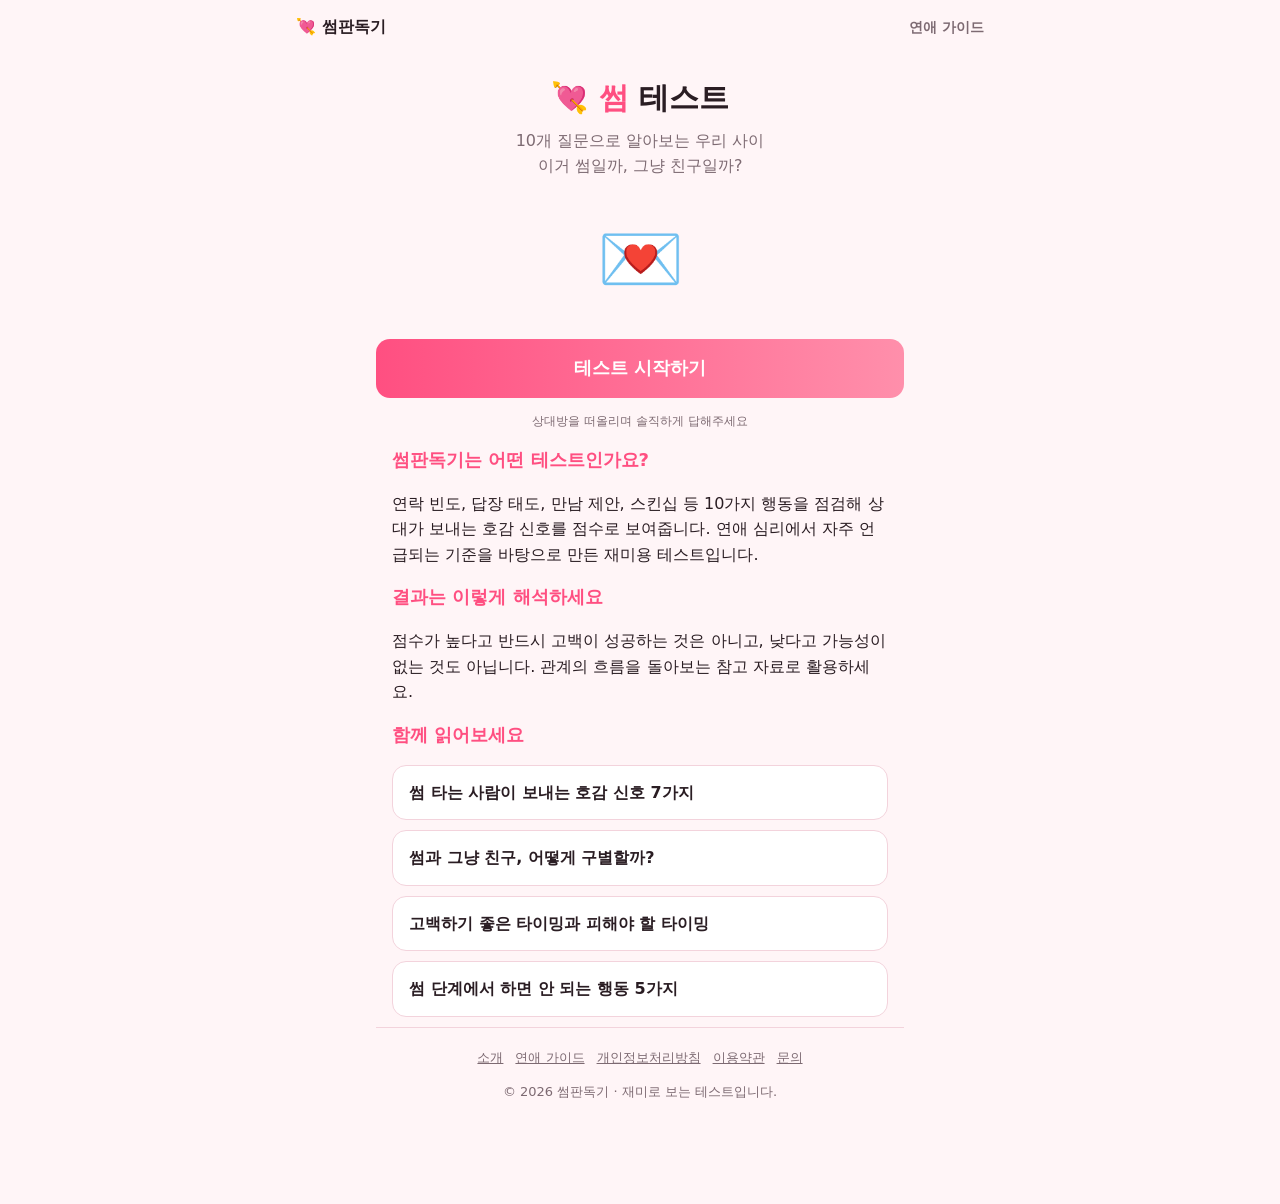
<file: index.html>
<!DOCTYPE html>
<html lang="ko">
<head>
  <script async src="https://pagead2.googlesyndication.com/pagead/js/adsbygoogle.js?client=ca-pub-3201432267647666"
     crossorigin="anonymous"></script>
<meta charset="utf-8">
<meta name="viewport" content="width=device-width, initial-scale=1, viewport-fit=cover">
<title>썸판독기 – 이거 썸일까? 10문항 썸 테스트</title><meta name="description" content="10개 질문으로 알아보는 썸 지수 테스트와 연애 가이드"><link rel="stylesheet" href="style.css">
<style>
:root{--bg:#fff5f7;--card:#fff;--tx:#2a1d23;--sub:#7d6a72;--pk:#ff4f81;--pk2:#ff8fab;--bd:#f3d3dc;
box-sizing:border-box;padding-top:env(safe-area-inset-top,0px);padding-bottom:env(safe-area-inset-bottom,0px)}
@media (prefers-color-scheme:dark){:root:not([data-theme="light"]){--bg:#1b1217;--card:#271a21;--tx:#f7e9ee;--sub:#b79ba6;--bd:#43303a}}
:root[data-theme="dark"]{--bg:#1b1217;--card:#271a21;--tx:#f7e9ee;--sub:#b79ba6;--bd:#43303a}
html{scroll-padding-top:env(safe-area-inset-top,0px)}
*{box-sizing:border-box}
body{margin:0;background:var(--bg);color:var(--tx);font-family:"Pretendard","Apple SD Gothic Neo","Noto Sans KR",system-ui,sans-serif;line-height:1.6}
.w{max-width:560px;margin:0 auto;padding:24px 16px 48px;text-align:center}
h1{font-size:30px;margin:20px 0 6px}h1 span{color:var(--pk)}
.sb{color:var(--sub);margin:0 0 24px}
.card{background:var(--card);border:1px solid var(--bd);border-radius:20px;padding:20px;margin-bottom:14px;text-align:left}
button{border:0;border-radius:14px;padding:15px;font:inherit;font-weight:800;cursor:pointer;width:100%}
.go{background:linear-gradient(90deg,var(--pk),var(--pk2));color:#fff;font-size:18px}
.opt{background:var(--bg);color:var(--tx);border:1px solid var(--bd);margin-top:10px;font-weight:600;text-align:left}
.opt:active{border-color:var(--pk)}
.prog{height:8px;background:var(--bd);border-radius:99px;overflow:hidden;margin-bottom:6px}
.prog i{display:block;height:100%;width:0;background:var(--pk);transition:width .3s}
.cnt{font-size:13px;color:var(--sub);margin-bottom:10px}
.q{font-size:20px;font-weight:800;margin:8px 0}
.big{font-size:60px;font-weight:900;color:var(--pk);text-align:center;line-height:1.1}
.vd{text-align:center;font-size:22px;font-weight:800;margin:6px 0}
.ds{text-align:center;color:var(--sub)}
.meter{height:16px;border-radius:99px;background:var(--bd);overflow:hidden;margin:12px 0}
.meter i{display:block;height:100%;width:0;background:linear-gradient(90deg,var(--pk2),var(--pk));transition:width .9s}
.ghost{background:var(--bg);color:var(--sub);border:1px solid var(--bd);font-weight:600;margin-top:10px}
.ad{border:1px dashed var(--bd);color:var(--sub);font-size:12px;padding:22px 8px;border-radius:12px;margin-bottom:14px}
.pre{background:linear-gradient(135deg,#ff4f81,#9b5cff);color:#fff;border-radius:18px;padding:16px;margin-top:14px;text-align:left}
.pre a{display:inline-block;margin-top:10px;background:#fff;color:#c0225a;padding:10px 16px;border-radius:12px;text-decoration:none;font-weight:800}
.note{font-size:12px;color:var(--sub)}
.hide{display:none}
body{padding:0}.w{padding-top:0}.nv{display:flex;gap:10px;margin-top:16px}.nv button{margin:0;font-size:16px}.opt.sel{border-color:var(--pk);background:var(--card);box-shadow:0 0 0 2px var(--pk) inset}button:disabled{opacity:.35;cursor:not-allowed}</style>
</head>
<body>
<div class="nav"><a href="index.html">💘 썸판독기</a><a href="articles.html">연애 가이드</a></div><div class="w">
  <div id="s0">
    <h1>💘 <span>썸</span> 테스트</h1>
    <p class="sb">10개 질문으로 알아보는 우리 사이<br>이거 썸일까, 그냥 친구일까?</p>
    <div style="font-size:70px;margin:10px 0 24px">💌</div>
    <button class="go" id="start">테스트 시작하기</button>
    <p class="note" style="margin-top:14px">상대방을 떠올리며 솔직하게 답해주세요</p>
  </div>

  <div id="s1" class="hide">
    <div class="card">
      <div class="prog"><i id="pb"></i></div>
      <div class="cnt" id="cn"></div>
      <div class="q" id="qt"></div>
      <div id="ops"></div><div class="nv"><button class="ghost" id="pv">← 이전</button><button class="go" id="nx">다음 →</button></div>
    </div>
  </div>

  <div id="s2" class="hide">
    <div class="card">
      <div class="ds">우리 사이 썸 지수</div>
      <div class="big" id="sc"></div>
      <div class="meter"><i id="bar"></i></div>
      <div class="vd" id="vd"></div>
      <p class="ds" id="ds"></p>
      <button class="go" id="share" style="margin-top:12px">결과 공유하기 📋</button>
      <button class="ghost" id="again">다시 테스트하기</button>
    </div>
    
  
</div>

<div class="info"><h2>썸판독기는 어떤 테스트인가요?</h2><p>연락 빈도, 답장 태도, 만남 제안, 스킨십 등 10가지 행동을 점검해 상대가 보내는 호감 신호를 점수로 보여줍니다. 연애 심리에서 자주 언급되는 기준을 바탕으로 만든 재미용 테스트입니다.</p><h2>결과는 이렇게 해석하세요</h2><p>점수가 높다고 반드시 고백이 성공하는 것은 아니고, 낮다고 가능성이 없는 것도 아닙니다. 관계의 흐름을 돌아보는 참고 자료로 활용하세요.</p><h2>함께 읽어보세요</h2><div class="lst"><a href="signals.html">썸 타는 사람이 보내는 호감 신호 7가지</a><a href="friend-or-ssom.html">썸과 그냥 친구, 어떻게 구별할까?</a><a href="timing.html">고백하기 좋은 타이밍과 피해야 할 타이밍</a><a href="dont.html">썸 단계에서 하면 안 되는 행동 5가지</a></div></div><footer><a href="about.html">소개</a><a href="articles.html">연애 가이드</a><a href="privacy.html">개인정보처리방침</a><a href="terms.html">이용약관</a><a href="contact.html">문의</a><p>© 2026 썸판독기 · 재미로 보는 테스트입니다.</p></footer><script>
const $=id=>document.getElementById(id);

const Q=[
["연락은 보통 누가 먼저 하나요?",["상대가 먼저 할 때가 많아요","반반이에요","거의 내가 먼저 해요"]],
["내 메시지에 대한 답장은?",["빠르고 길게 답해줘요","보통이에요","느리고 짧아요"]],
["대화가 끝날 때쯤이면?",["상대가 새 주제를 꺼내서 이어가요","자연스럽게 마무리돼요","내가 안 하면 대화가 끊겨요"]],
["둘이 만나자는 제안은?",["상대가 먼저 구체적으로 말해요","내가 말하면 응해줘요","자꾸 미루거나 핑계를 대요"]],
["밤 늦게 연락하거나 잘 자라는 인사를 하나요?",["자주 해요","가끔 해요","거의 없어요"]],
["내가 했던 사소한 이야기를?",["기억하고 먼저 물어봐요","가끔 기억해요","기억 못 해요"]],
["둘이 있을 때 거리감은?",["가깝고 자연스러운 스킨십이 있어요","보통이에요","일정한 거리를 둬요"]],
["내가 다른 이성 이야기를 하면?",["은근히 신경 쓰거나 질투해요","별 반응이 없어요","편하게 연애 상담을 해요"]],
["주변 친구들은 우리를 뭐라고 하나요?",["썸 아니냐고 해요","반반이에요","그냥 친구라고 해요"]],
["호감 표현은?",["직접적으로 칭찬하고 표현해요","가끔 돌려서 말해요","거의 없어요"]]
];
const R=[
[0,"🧊 철벽 친구 사이","지금은 친구 이상의 신호가 거의 없어요. 하지만 아직 포기하긴 일러요. 천천히 더 친해져 봐요!"],
[15,"👫 편한 친구 사이","편하게 잘 지내는 사이예요. 호감이 숨어 있을지도 몰라요. 둘만의 약속을 한번 잡아보세요."],
[30,"🌱 싹트는 중","아직 확신하긴 이르지만 마음이 조금씩 자라는 중일 수 있어요. 연락을 살짝 늘려보세요."],
[45,"🤔 애매한 사이","호감이 있는 듯 없는 듯 아슬아슬해요. 가볍게 데이트 느낌의 제안을 던져 반응을 살펴보세요."],
[60,"💗 썸 기류 감지!","분위기가 심상치 않아요. 상대도 당신을 의식하고 있을 가능성이 커요!"],
[75,"💕 썸 확률 높음!","좋은 신호가 정말 많아요. 분위기 좋을 때 한 발 다가가 보세요."],
[90,"🔥 거의 확실한 썸!","이 정도면 확실해요. 고백할 타이밍을 슬슬 재보세요. 조금만 용기를 내봐요!"],
[100,"💘 100점! 바로 고백하세요!","100점이 나왔어요! 상대도 당신을 좋아하고 있을지도 몰라요. 더 미루지 말고 마음을 전해보세요!"]
];
let i=0,ans=[],last=null;
const show=id=>["s0","s1","s2"].forEach(x=>$(x).classList.toggle("hide",x!==id));
function render(){
 $("pb").style.width=(i/Q.length*100)+"%";
 $("cn").textContent=(i+1)+" / "+Q.length;
 $("qt").textContent=Q[i][0];
 const o=$("ops");o.innerHTML="";
 Q[i][1].forEach((t,k)=>{const b=document.createElement("button");b.className="opt"+(ans[i]===k?" sel":"");b.textContent=t;b.onclick=()=>{ans[i]=k;render()};o.appendChild(b)});
 $("pv").disabled=i===0;
 $("nx").disabled=ans[i]===undefined;
 $("nx").textContent=i===Q.length-1?"결과 보기 💘":"다음 →";
}
$("pv").onclick=()=>{if(i>0){i--;render()}};
$("nx").onclick=()=>{if(ans[i]===undefined)return;if(i<Q.length-1){i++;render()}else finish()};
function finish(){
 const score=ans.reduce((s,k)=>s+(2-k),0);
 const pct=Math.round(score/(Q.length*2)*100);
 let r=R[0];R.forEach(x=>{if(pct>=x[0])r=x});
 last="💘 나의 썸 지수 "+pct+"% – "+r[1]+"\n"+r[2]+"\n\n👇 너도 썸 테스트 해봐!\n"+location.href;
 $("sc").textContent=pct+"%";$("vd").textContent=r[1];$("ds").textContent=r[2];
 show("s2");
 requestAnimationFrame(()=>{$("bar").style.width=pct+"%"});
}
$("start").onclick=()=>{i=0;ans=[];show("s1");render()};
$("again").onclick=()=>{$("bar").style.width="0";show("s0")};
$("share").onclick=async()=>{
  try{
    await navigator.clipboard.writeText(last);
    $("share").textContent="링크 & 결과 복사 완료! ✅";
    setTimeout(()=>{$("share").textContent="결과 공유하기 📋"}, 2000);
  }catch(e){
    $("share").textContent=last;
  }
};
</script>
</body>
</html>
</file>
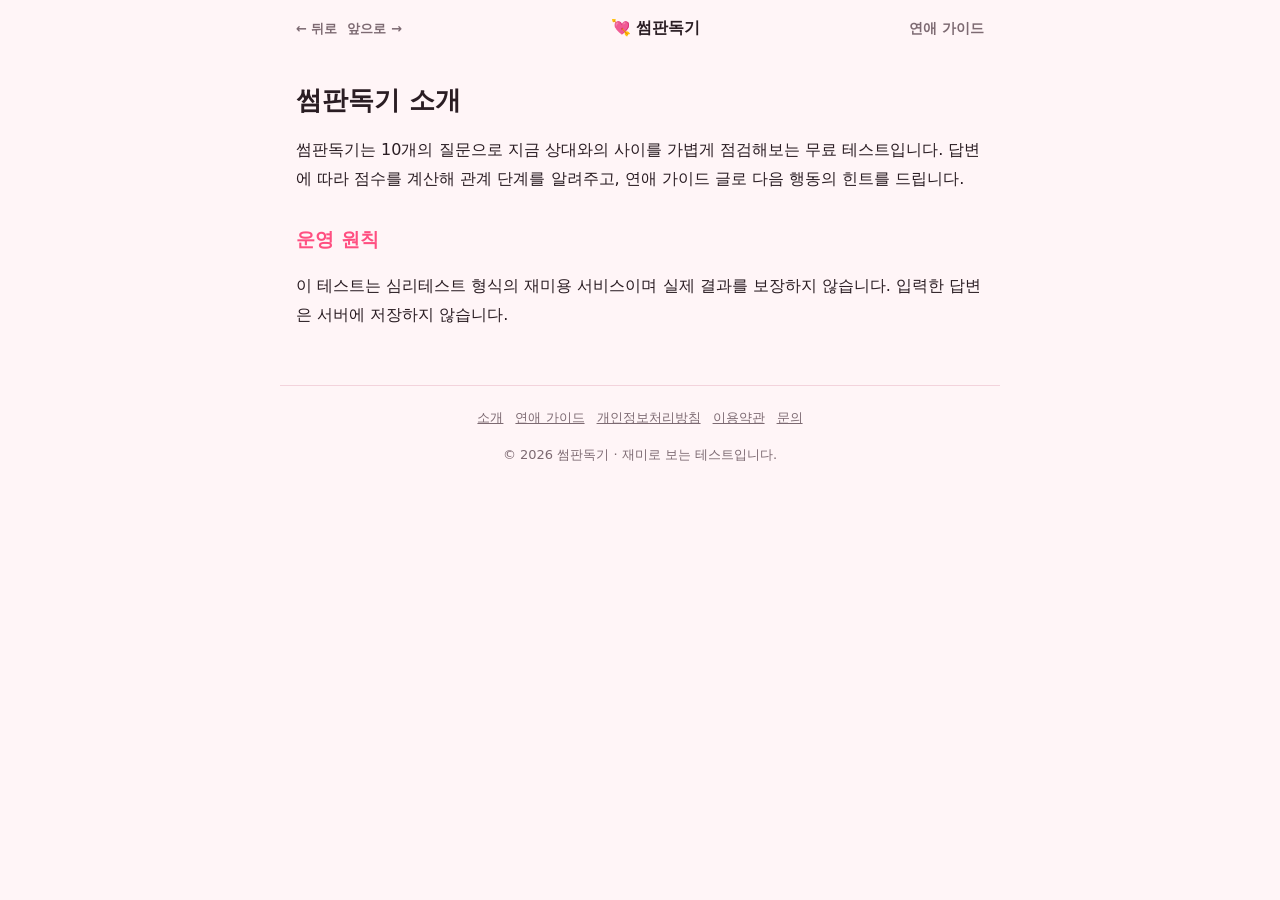
<file: about.html>
<!DOCTYPE html><html lang="ko"><head><meta charset="utf-8"><meta name="viewport" content="width=device-width,initial-scale=1"><title>소개 – 썸판독기</title><meta name="description" content="소개"><link rel="stylesheet" href="style.css"></head><body><div class="nav"><span class="bf"><a href="#" onclick="history.back();return false" title="뒤로">← 뒤로</a><a href="#" onclick="history.forward();return false" title="앞으로">앞으로 →</a></span><a href="index.html">💘 썸판독기</a><a href="articles.html">연애 가이드</a></div><main class="p"><h1>썸판독기 소개</h1><p>썸판독기는 10개의 질문으로 지금 상대와의 사이를 가볍게 점검해보는 무료 테스트입니다. 답변에 따라 점수를 계산해 관계 단계를 알려주고, 연애 가이드 글로 다음 행동의 힌트를 드립니다.</p><h2>운영 원칙</h2><p>이 테스트는 심리테스트 형식의 재미용 서비스이며 실제 결과를 보장하지 않습니다. 입력한 답변은 서버에 저장하지 않습니다.</p></main><footer><a href="about.html">소개</a><a href="articles.html">연애 가이드</a><a href="privacy.html">개인정보처리방침</a><a href="terms.html">이용약관</a><a href="contact.html">문의</a><p>© 2026 썸판독기 · 재미로 보는 테스트입니다.</p></footer></body></html>
</file>
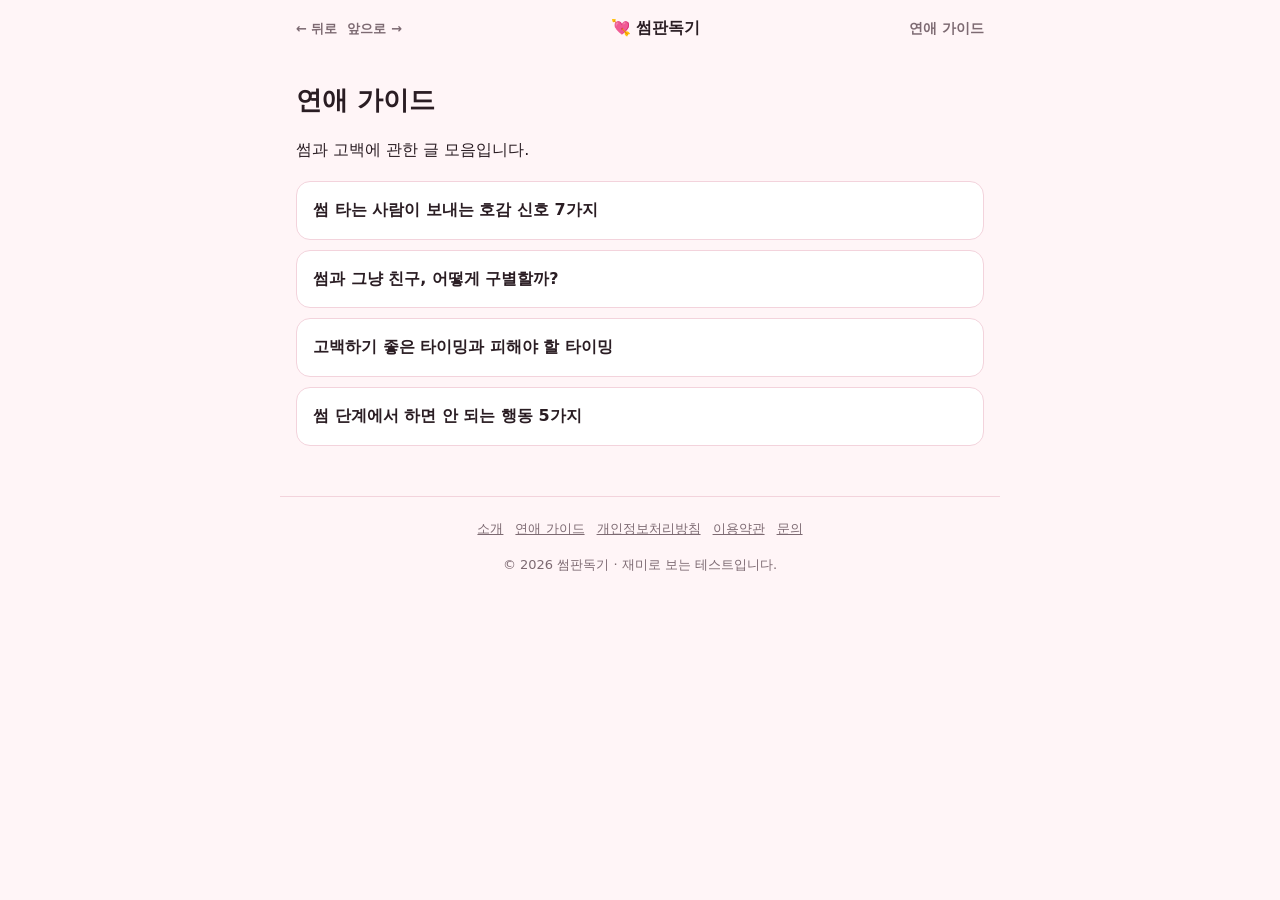
<file: articles.html>
<!DOCTYPE html><html lang="ko"><head><meta charset="utf-8"><meta name="viewport" content="width=device-width,initial-scale=1"><title>연애 가이드 – 썸판독기</title><meta name="description" content="연애 가이드"><link rel="stylesheet" href="style.css"></head><body><div class="nav"><span class="bf"><a href="#" onclick="history.back();return false" title="뒤로">← 뒤로</a><a href="#" onclick="history.forward();return false" title="앞으로">앞으로 →</a></span><a href="index.html">💘 썸판독기</a><a href="articles.html">연애 가이드</a></div><main class="p"><h1>연애 가이드</h1><p>썸과 고백에 관한 글 모음입니다.</p><div class="lst"><a href="signals.html">썸 타는 사람이 보내는 호감 신호 7가지</a><a href="friend-or-ssom.html">썸과 그냥 친구, 어떻게 구별할까?</a><a href="timing.html">고백하기 좋은 타이밍과 피해야 할 타이밍</a><a href="dont.html">썸 단계에서 하면 안 되는 행동 5가지</a></div></main><footer><a href="about.html">소개</a><a href="articles.html">연애 가이드</a><a href="privacy.html">개인정보처리방침</a><a href="terms.html">이용약관</a><a href="contact.html">문의</a><p>© 2026 썸판독기 · 재미로 보는 테스트입니다.</p></footer></body></html>
</file>
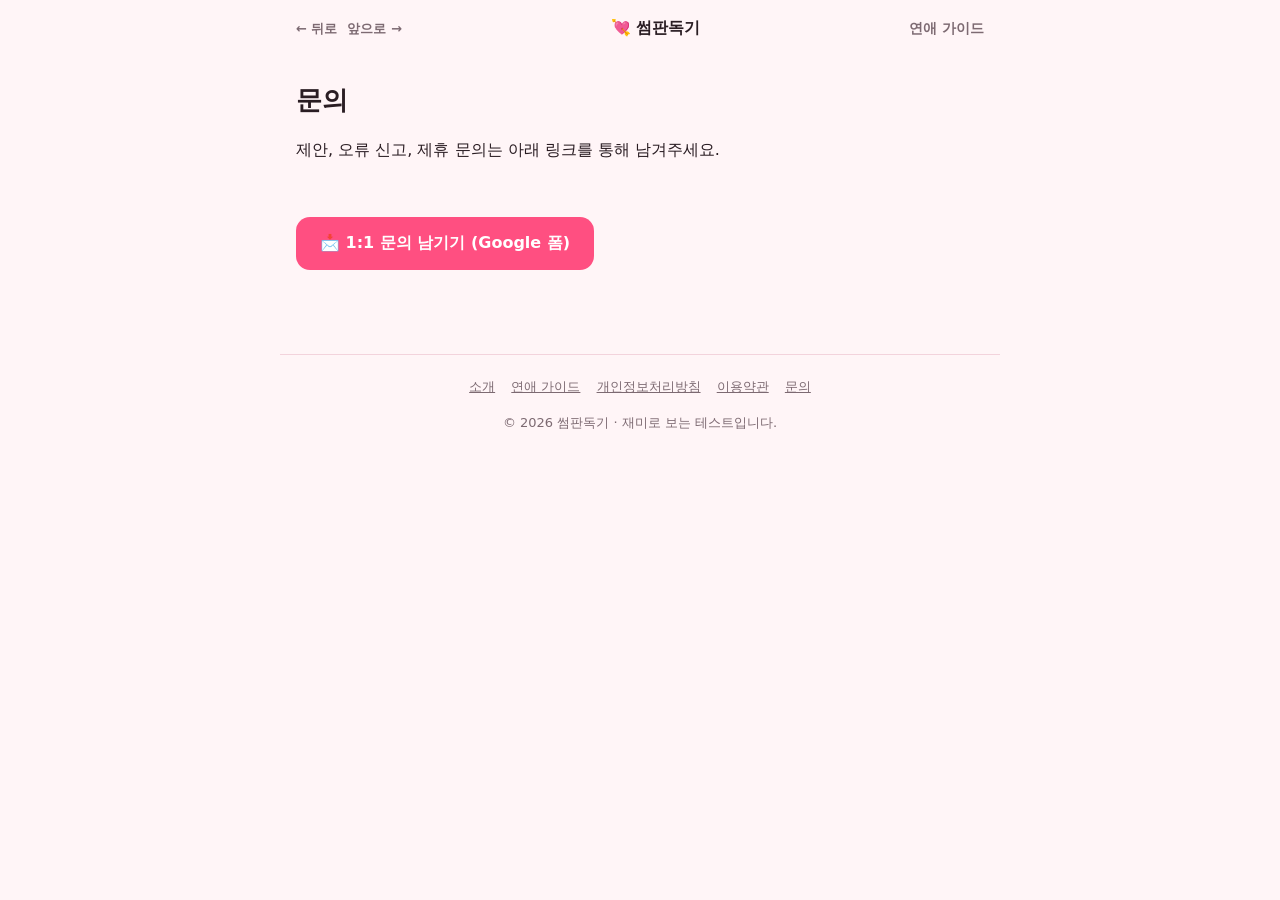
<file: contact.html>
<!DOCTYPE html>
<html lang="ko">
<head>
<meta charset="utf-8">
<meta name="viewport" content="width=device-width,initial-scale=1">
<title>문의 – 썸판독기</title>
<meta name="description" content="문의">
<link rel="stylesheet" href="style.css">
</head>
<body>
<div class="nav">
  <span class="bf">
    <a href="#" onclick="history.back();return false" title="뒤로">← 뒤로</a>
    <a href="#" onclick="history.forward();return false" title="앞으로">앞으로 →</a>
  </span>
  <a href="index.html">💘 썸판독기</a>
  <a href="articles.html">연애 가이드</a>
</div>
<main class="p">
  <h1>문의</h1>
  <p>제안, 오류 신고, 제휴 문의는 아래 링크를 통해 남겨주세요.</p>
  <p style="margin-top: 24px;">
    <a class="cta" href="https://forms.gle/59KcgjjZeSvB26tf6" target="_blank" style="display:inline-block; padding:12px 24px; text-decoration:none;">📩 1:1 문의 남기기 (Google 폼)</a>
  </p>
</main>
<footer>
  <a href="about.html">소개</a>
  <a href="articles.html">연애 가이드</a>
  <a href="privacy.html">개인정보처리방침</a>
  <a href="terms.html">이용약관</a>
  <a href="contact.html">문의</a>
  <p>© 2026 썸판독기 · 재미로 보는 테스트입니다.</p>
</footer>
</body>
</html>
</file>
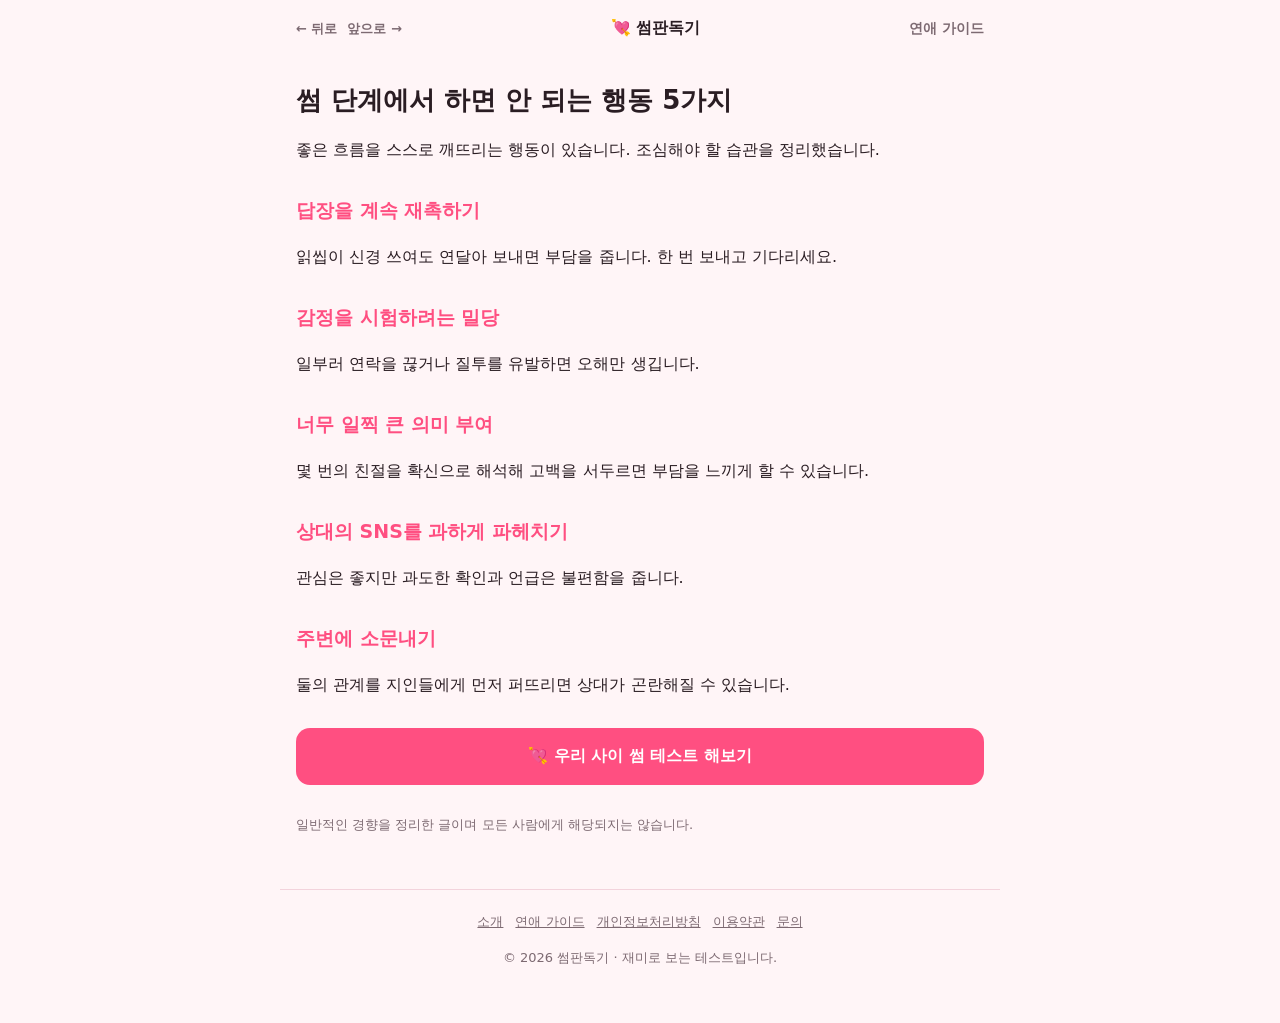
<file: dont.html>
<!DOCTYPE html><html lang="ko"><head><meta charset="utf-8"><meta name="viewport" content="width=device-width,initial-scale=1"><title>썸 단계에서 하면 안 되는 행동 5가지 – 썸판독기</title><meta name="description" content="좋은 흐름을 스스로 깨뜨리는 행동이 있습니다. 조심해야 할 습관을 정리했습니다."><link rel="stylesheet" href="style.css"></head><body><div class="nav"><span class="bf"><a href="#" onclick="history.back();return false" title="뒤로">← 뒤로</a><a href="#" onclick="history.forward();return false" title="앞으로">앞으로 →</a></span><a href="index.html">💘 썸판독기</a><a href="articles.html">연애 가이드</a></div><main class="p"><h1>썸 단계에서 하면 안 되는 행동 5가지</h1><p>좋은 흐름을 스스로 깨뜨리는 행동이 있습니다. 조심해야 할 습관을 정리했습니다.</p><h2>답장을 계속 재촉하기</h2><p>읽씹이 신경 쓰여도 연달아 보내면 부담을 줍니다. 한 번 보내고 기다리세요.</p><h2>감정을 시험하려는 밀당</h2><p>일부러 연락을 끊거나 질투를 유발하면 오해만 생깁니다.</p><h2>너무 일찍 큰 의미 부여</h2><p>몇 번의 친절을 확신으로 해석해 고백을 서두르면 부담을 느끼게 할 수 있습니다.</p><h2>상대의 SNS를 과하게 파헤치기</h2><p>관심은 좋지만 과도한 확인과 언급은 불편함을 줍니다.</p><h2>주변에 소문내기</h2><p>둘의 관계를 지인들에게 먼저 퍼뜨리면 상대가 곤란해질 수 있습니다.</p><a class="cta" href="index.html">💘 우리 사이 썸 테스트 해보기</a><p style="font-size:13px;color:var(--sub)">일반적인 경향을 정리한 글이며 모든 사람에게 해당되지는 않습니다.</p></main><footer><a href="about.html">소개</a><a href="articles.html">연애 가이드</a><a href="privacy.html">개인정보처리방침</a><a href="terms.html">이용약관</a><a href="contact.html">문의</a><p>© 2026 썸판독기 · 재미로 보는 테스트입니다.</p></footer></body></html>
</file>
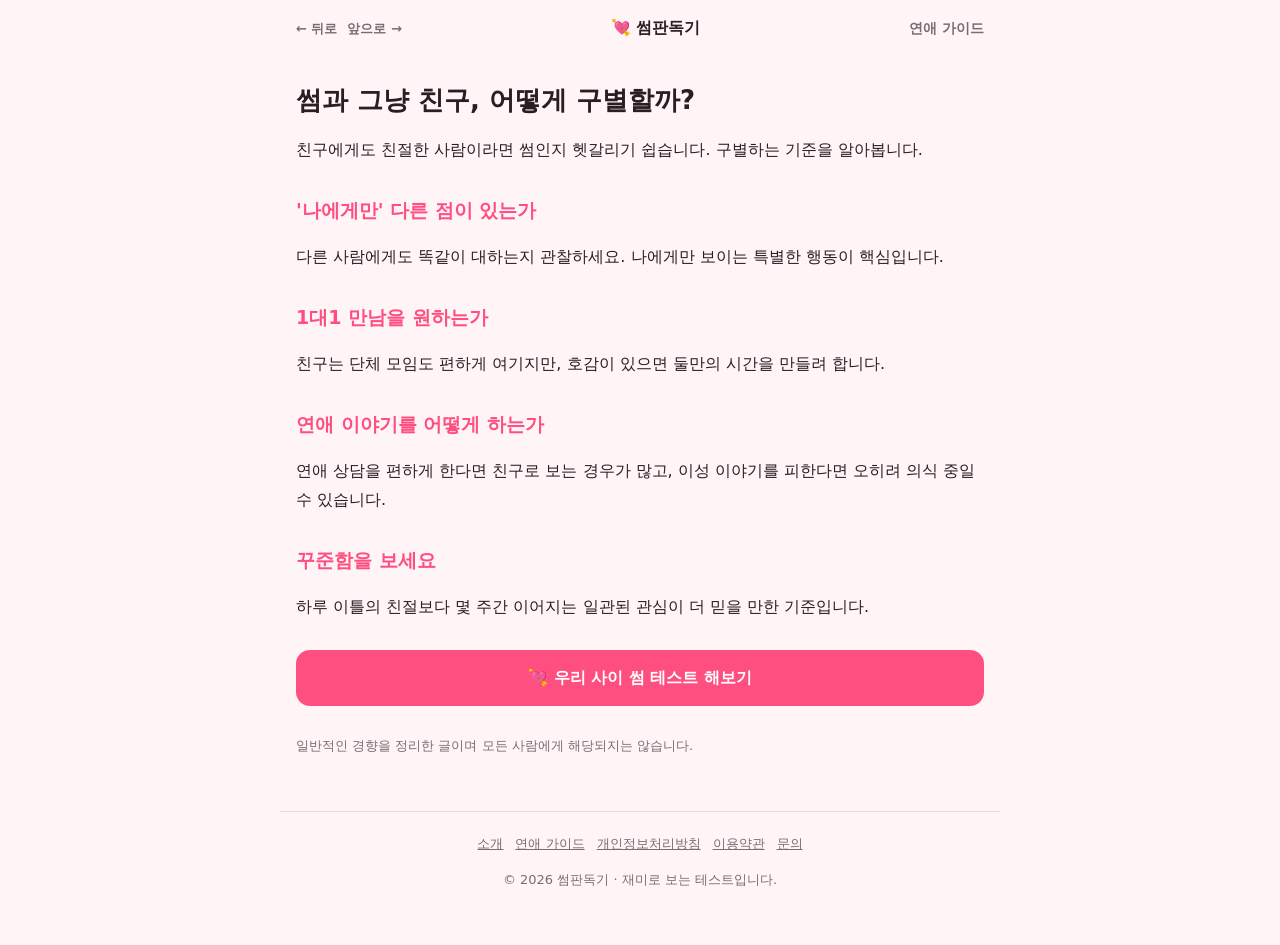
<file: friend-or-ssom.html>
<!DOCTYPE html><html lang="ko"><head><meta charset="utf-8"><meta name="viewport" content="width=device-width,initial-scale=1"><title>썸과 그냥 친구, 어떻게 구별할까? – 썸판독기</title><meta name="description" content="친구에게도 친절한 사람이라면 썸인지 헷갈리기 쉽습니다. 구별하는 기준을 알아봅니다."><link rel="stylesheet" href="style.css"></head><body><div class="nav"><span class="bf"><a href="#" onclick="history.back();return false" title="뒤로">← 뒤로</a><a href="#" onclick="history.forward();return false" title="앞으로">앞으로 →</a></span><a href="index.html">💘 썸판독기</a><a href="articles.html">연애 가이드</a></div><main class="p"><h1>썸과 그냥 친구, 어떻게 구별할까?</h1><p>친구에게도 친절한 사람이라면 썸인지 헷갈리기 쉽습니다. 구별하는 기준을 알아봅니다.</p><h2>'나에게만' 다른 점이 있는가</h2><p>다른 사람에게도 똑같이 대하는지 관찰하세요. 나에게만 보이는 특별한 행동이 핵심입니다.</p><h2>1대1 만남을 원하는가</h2><p>친구는 단체 모임도 편하게 여기지만, 호감이 있으면 둘만의 시간을 만들려 합니다.</p><h2>연애 이야기를 어떻게 하는가</h2><p>연애 상담을 편하게 한다면 친구로 보는 경우가 많고, 이성 이야기를 피한다면 오히려 의식 중일 수 있습니다.</p><h2>꾸준함을 보세요</h2><p>하루 이틀의 친절보다 몇 주간 이어지는 일관된 관심이 더 믿을 만한 기준입니다.</p><a class="cta" href="index.html">💘 우리 사이 썸 테스트 해보기</a><p style="font-size:13px;color:var(--sub)">일반적인 경향을 정리한 글이며 모든 사람에게 해당되지는 않습니다.</p></main><footer><a href="about.html">소개</a><a href="articles.html">연애 가이드</a><a href="privacy.html">개인정보처리방침</a><a href="terms.html">이용약관</a><a href="contact.html">문의</a><p>© 2026 썸판독기 · 재미로 보는 테스트입니다.</p></footer></body></html>
</file>
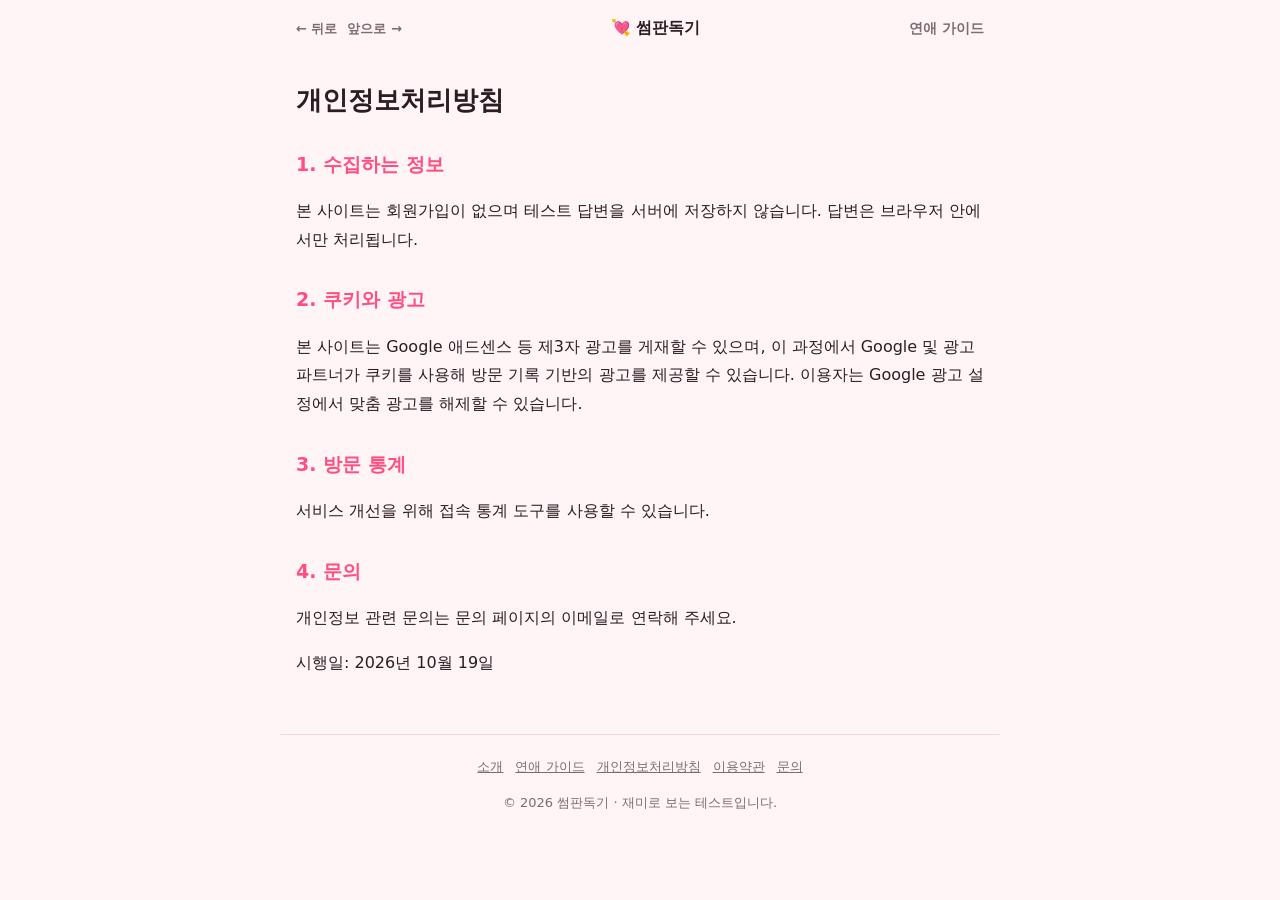
<file: privacy.html>
<!DOCTYPE html><html lang="ko"><head><meta charset="utf-8"><meta name="viewport" content="width=device-width,initial-scale=1"><title>개인정보처리방침 – 썸판독기</title><meta name="description" content="개인정보처리방침"><link rel="stylesheet" href="style.css"></head><body><div class="nav"><span class="bf"><a href="#" onclick="history.back();return false" title="뒤로">← 뒤로</a><a href="#" onclick="history.forward();return false" title="앞으로">앞으로 →</a></span><a href="index.html">💘 썸판독기</a><a href="articles.html">연애 가이드</a></div><main class="p"><h1>개인정보처리방침</h1><h2>1. 수집하는 정보</h2><p>본 사이트는 회원가입이 없으며 테스트 답변을 서버에 저장하지 않습니다. 답변은 브라우저 안에서만 처리됩니다.</p><h2>2. 쿠키와 광고</h2><p>본 사이트는 Google 애드센스 등 제3자 광고를 게재할 수 있으며, 이 과정에서 Google 및 광고 파트너가 쿠키를 사용해 방문 기록 기반의 광고를 제공할 수 있습니다. 이용자는 Google 광고 설정에서 맞춤 광고를 해제할 수 있습니다.</p><h2>3. 방문 통계</h2><p>서비스 개선을 위해 접속 통계 도구를 사용할 수 있습니다.</p><h2>4. 문의</h2><p>개인정보 관련 문의는 문의 페이지의 이메일로 연락해 주세요.</p><p>시행일: 2026년 10월 19일</p></main><footer><a href="about.html">소개</a><a href="articles.html">연애 가이드</a><a href="privacy.html">개인정보처리방침</a><a href="terms.html">이용약관</a><a href="contact.html">문의</a><p>© 2026 썸판독기 · 재미로 보는 테스트입니다.</p></footer></body></html>
</file>
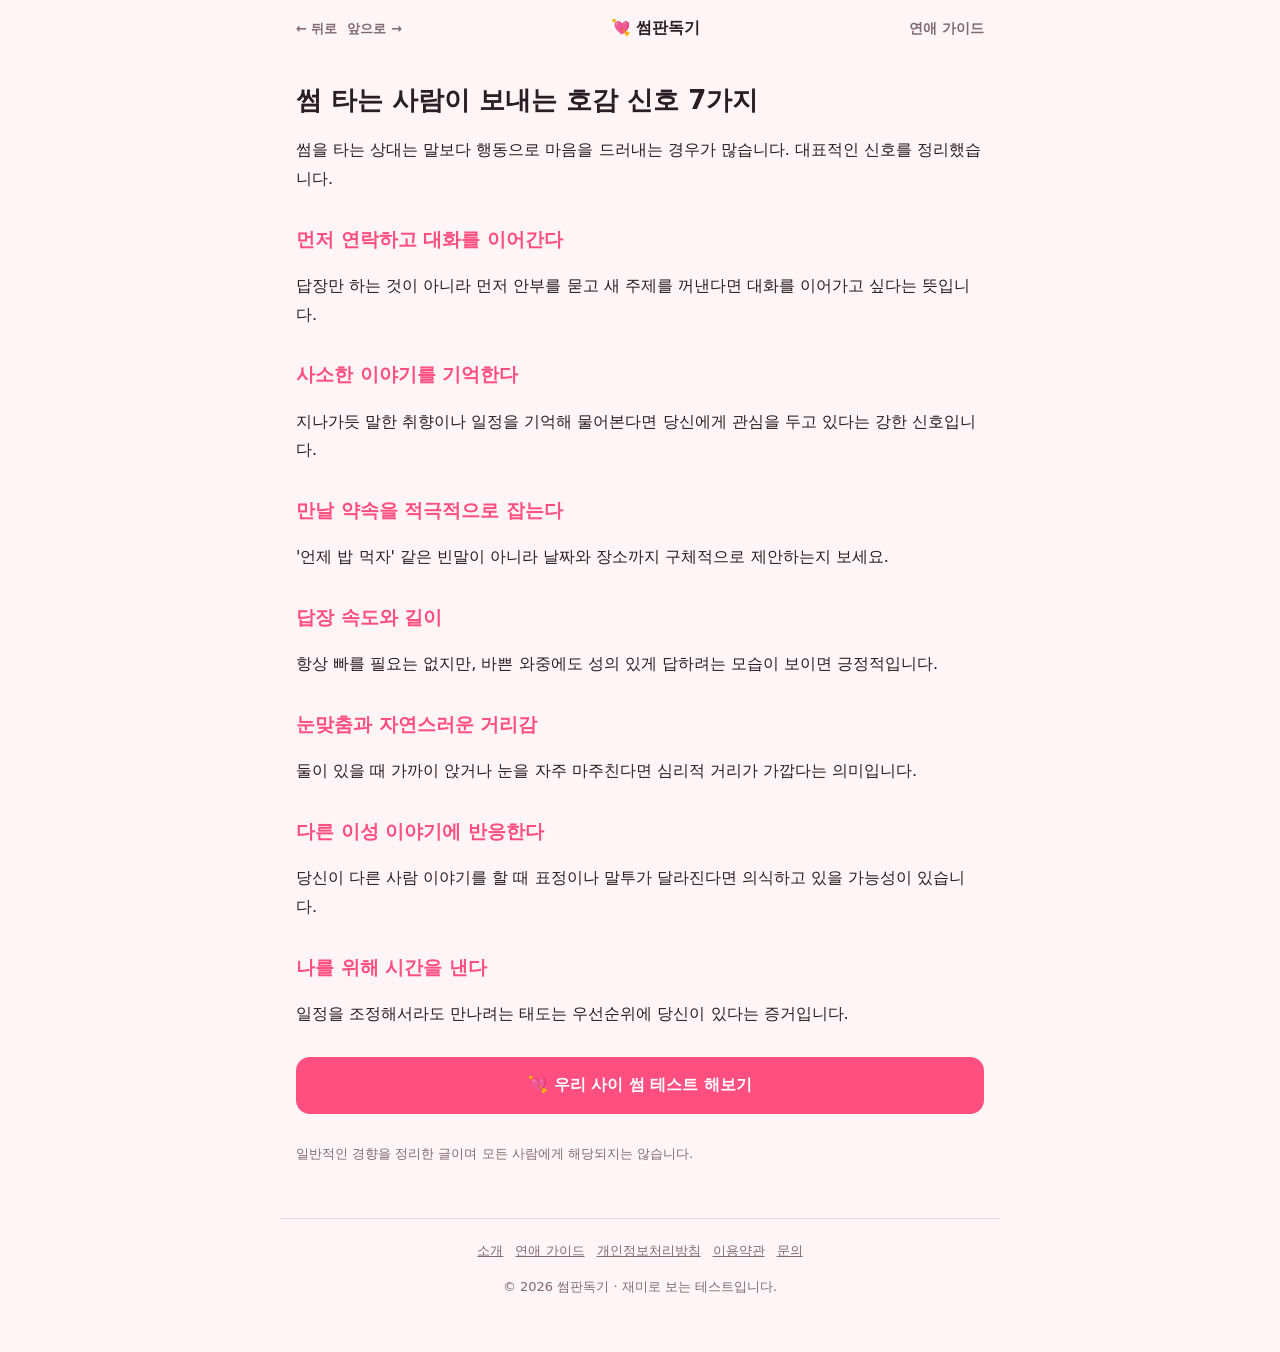
<file: signals.html>
<!DOCTYPE html><html lang="ko"><head><meta charset="utf-8"><meta name="viewport" content="width=device-width,initial-scale=1"><title>썸 타는 사람이 보내는 호감 신호 7가지 – 썸판독기</title><meta name="description" content="썸을 타는 상대는 말보다 행동으로 마음을 드러내는 경우가 많습니다. 대표적인 신호를 정리했습니다."><link rel="stylesheet" href="style.css"></head><body><div class="nav"><span class="bf"><a href="#" onclick="history.back();return false" title="뒤로">← 뒤로</a><a href="#" onclick="history.forward();return false" title="앞으로">앞으로 →</a></span><a href="index.html">💘 썸판독기</a><a href="articles.html">연애 가이드</a></div><main class="p"><h1>썸 타는 사람이 보내는 호감 신호 7가지</h1><p>썸을 타는 상대는 말보다 행동으로 마음을 드러내는 경우가 많습니다. 대표적인 신호를 정리했습니다.</p><h2>먼저 연락하고 대화를 이어간다</h2><p>답장만 하는 것이 아니라 먼저 안부를 묻고 새 주제를 꺼낸다면 대화를 이어가고 싶다는 뜻입니다.</p><h2>사소한 이야기를 기억한다</h2><p>지나가듯 말한 취향이나 일정을 기억해 물어본다면 당신에게 관심을 두고 있다는 강한 신호입니다.</p><h2>만날 약속을 적극적으로 잡는다</h2><p>'언제 밥 먹자' 같은 빈말이 아니라 날짜와 장소까지 구체적으로 제안하는지 보세요.</p><h2>답장 속도와 길이</h2><p>항상 빠를 필요는 없지만, 바쁜 와중에도 성의 있게 답하려는 모습이 보이면 긍정적입니다.</p><h2>눈맞춤과 자연스러운 거리감</h2><p>둘이 있을 때 가까이 앉거나 눈을 자주 마주친다면 심리적 거리가 가깝다는 의미입니다.</p><h2>다른 이성 이야기에 반응한다</h2><p>당신이 다른 사람 이야기를 할 때 표정이나 말투가 달라진다면 의식하고 있을 가능성이 있습니다.</p><h2>나를 위해 시간을 낸다</h2><p>일정을 조정해서라도 만나려는 태도는 우선순위에 당신이 있다는 증거입니다.</p><a class="cta" href="index.html">💘 우리 사이 썸 테스트 해보기</a><p style="font-size:13px;color:var(--sub)">일반적인 경향을 정리한 글이며 모든 사람에게 해당되지는 않습니다.</p></main><footer><a href="about.html">소개</a><a href="articles.html">연애 가이드</a><a href="privacy.html">개인정보처리방침</a><a href="terms.html">이용약관</a><a href="contact.html">문의</a><p>© 2026 썸판독기 · 재미로 보는 테스트입니다.</p></footer></body></html>
</file>
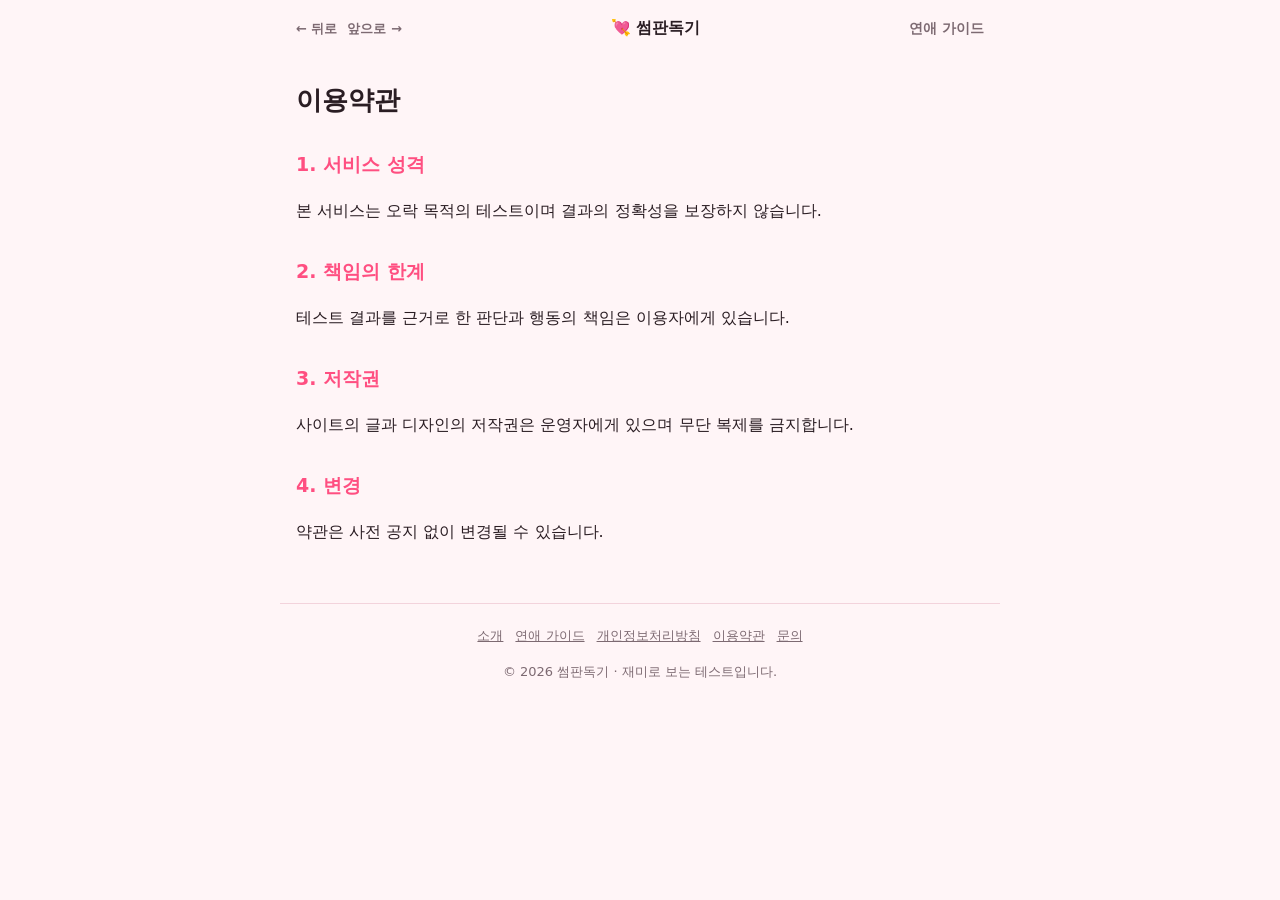
<file: terms.html>
<!DOCTYPE html><html lang="ko"><head><meta charset="utf-8"><meta name="viewport" content="width=device-width,initial-scale=1"><title>이용약관 – 썸판독기</title><meta name="description" content="이용약관"><link rel="stylesheet" href="style.css"></head><body><div class="nav"><span class="bf"><a href="#" onclick="history.back();return false" title="뒤로">← 뒤로</a><a href="#" onclick="history.forward();return false" title="앞으로">앞으로 →</a></span><a href="index.html">💘 썸판독기</a><a href="articles.html">연애 가이드</a></div><main class="p"><h1>이용약관</h1><h2>1. 서비스 성격</h2><p>본 서비스는 오락 목적의 테스트이며 결과의 정확성을 보장하지 않습니다.</p><h2>2. 책임의 한계</h2><p>테스트 결과를 근거로 한 판단과 행동의 책임은 이용자에게 있습니다.</p><h2>3. 저작권</h2><p>사이트의 글과 디자인의 저작권은 운영자에게 있으며 무단 복제를 금지합니다.</p><h2>4. 변경</h2><p>약관은 사전 공지 없이 변경될 수 있습니다.</p></main><footer><a href="about.html">소개</a><a href="articles.html">연애 가이드</a><a href="privacy.html">개인정보처리방침</a><a href="terms.html">이용약관</a><a href="contact.html">문의</a><p>© 2026 썸판독기 · 재미로 보는 테스트입니다.</p></footer></body></html>
</file>
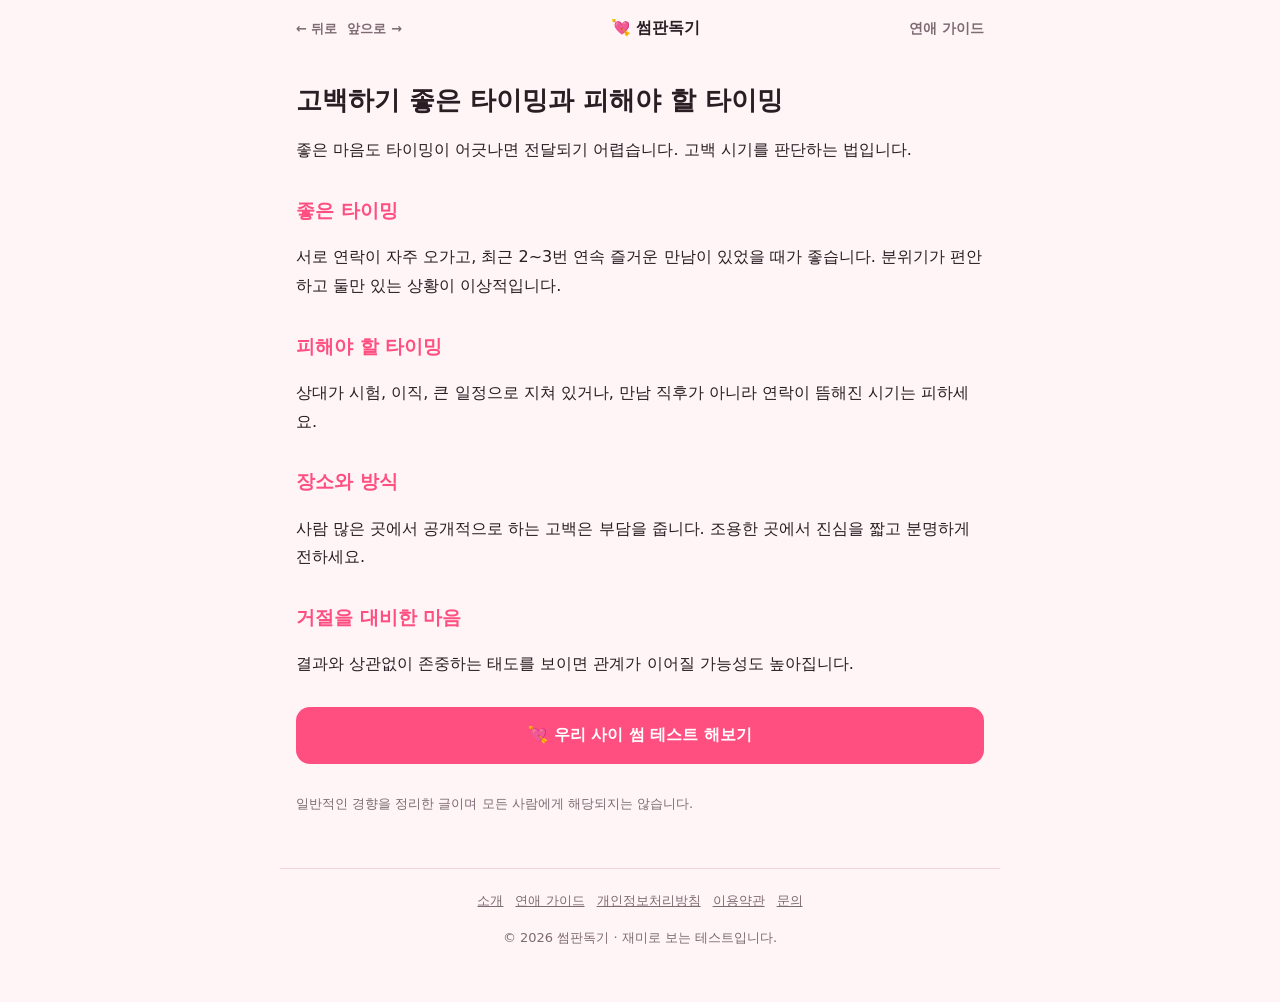
<file: timing.html>
<!DOCTYPE html><html lang="ko"><head><meta charset="utf-8"><meta name="viewport" content="width=device-width,initial-scale=1"><title>고백하기 좋은 타이밍과 피해야 할 타이밍 – 썸판독기</title><meta name="description" content="좋은 마음도 타이밍이 어긋나면 전달되기 어렵습니다. 고백 시기를 판단하는 법입니다."><link rel="stylesheet" href="style.css"></head><body><div class="nav"><span class="bf"><a href="#" onclick="history.back();return false" title="뒤로">← 뒤로</a><a href="#" onclick="history.forward();return false" title="앞으로">앞으로 →</a></span><a href="index.html">💘 썸판독기</a><a href="articles.html">연애 가이드</a></div><main class="p"><h1>고백하기 좋은 타이밍과 피해야 할 타이밍</h1><p>좋은 마음도 타이밍이 어긋나면 전달되기 어렵습니다. 고백 시기를 판단하는 법입니다.</p><h2>좋은 타이밍</h2><p>서로 연락이 자주 오가고, 최근 2~3번 연속 즐거운 만남이 있었을 때가 좋습니다. 분위기가 편안하고 둘만 있는 상황이 이상적입니다.</p><h2>피해야 할 타이밍</h2><p>상대가 시험, 이직, 큰 일정으로 지쳐 있거나, 만남 직후가 아니라 연락이 뜸해진 시기는 피하세요.</p><h2>장소와 방식</h2><p>사람 많은 곳에서 공개적으로 하는 고백은 부담을 줍니다. 조용한 곳에서 진심을 짧고 분명하게 전하세요.</p><h2>거절을 대비한 마음</h2><p>결과와 상관없이 존중하는 태도를 보이면 관계가 이어질 가능성도 높아집니다.</p><a class="cta" href="index.html">💘 우리 사이 썸 테스트 해보기</a><p style="font-size:13px;color:var(--sub)">일반적인 경향을 정리한 글이며 모든 사람에게 해당되지는 않습니다.</p></main><footer><a href="about.html">소개</a><a href="articles.html">연애 가이드</a><a href="privacy.html">개인정보처리방침</a><a href="terms.html">이용약관</a><a href="contact.html">문의</a><p>© 2026 썸판독기 · 재미로 보는 테스트입니다.</p></footer></body></html>
</file>
<file: style.css>
:root{--bg:#fff5f7;--card:#fff;--tx:#2a1d23;--sub:#7d6a72;--pk:#ff4f81;--bd:#f3d3dc}
@media(prefers-color-scheme:dark){:root{--bg:#1b1217;--card:#271a21;--tx:#f7e9ee;--sub:#b79ba6;--bd:#43303a}}
*{box-sizing:border-box}body{margin:0;background:var(--bg);color:var(--tx);font-family:"Pretendard","Apple SD Gothic Neo","Noto Sans KR",system-ui,sans-serif;line-height:1.8}
.nav{display:flex;justify-content:space-between;align-items:center;max-width:720px;margin:0 auto;padding:14px 16px}
.nav a{color:var(--tx);text-decoration:none;font-weight:800}.nav a+a{color:var(--sub);font-weight:600;font-size:14px}
main.p{max-width:720px;margin:0 auto;padding:8px 16px 40px}main.p h1{font-size:26px;line-height:1.4}main.p h2{font-size:19px;margin-top:28px;color:var(--pk)}
.lst a{display:block;background:var(--card);border:1px solid var(--bd);border-radius:14px;padding:14px 16px;margin:10px 0;color:var(--tx);text-decoration:none;font-weight:700}
.cta{display:block;text-align:center;background:var(--pk);color:#fff;padding:14px;border-radius:14px;text-decoration:none;font-weight:800;margin:28px 0}
footer{max-width:720px;margin:0 auto;padding:20px 16px 40px;text-align:center;font-size:13px;color:var(--sub);border-top:1px solid var(--bd)}
footer a{color:var(--sub);margin:0 6px}
.info{max-width:560px;margin:0 auto;padding:0 16px;text-align:left}.info h2{font-size:18px;color:var(--pk)}
.bf{display:flex;gap:10px}.bf a{font-size:13px!important;color:var(--sub)!important;font-weight:600!important}
</file>
